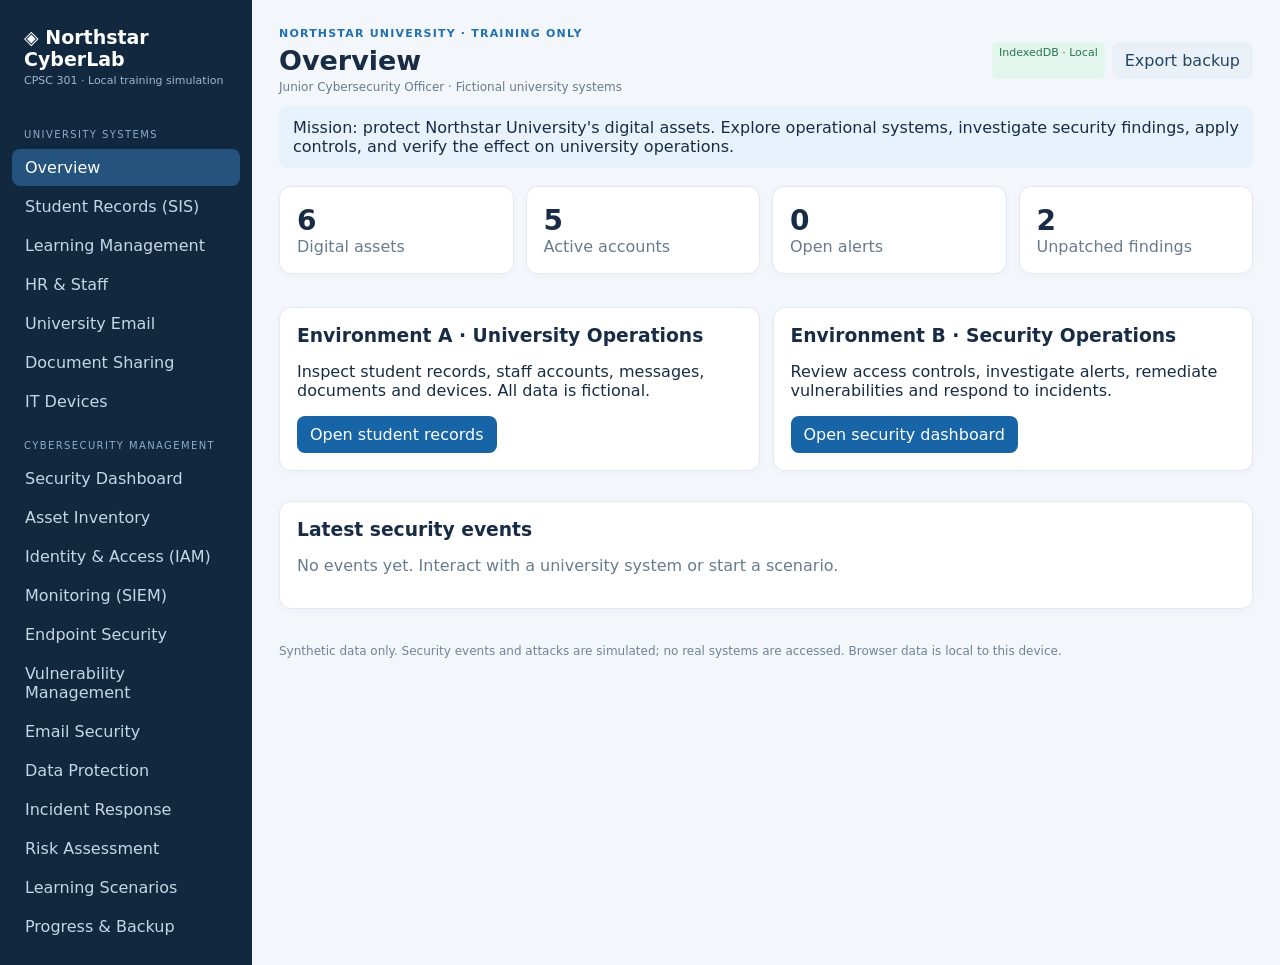
<file: index.html>
<!doctype html><html lang="en"><head><meta charset="UTF-8"><meta name="viewport" content="width=device-width,initial-scale=1"><title>Northstar CyberLab · CPSC 301</title><link rel="stylesheet" href="./styles.css"></head><body><div id="app"></div><script src="./app.js" defer></script></body></html>
</file>
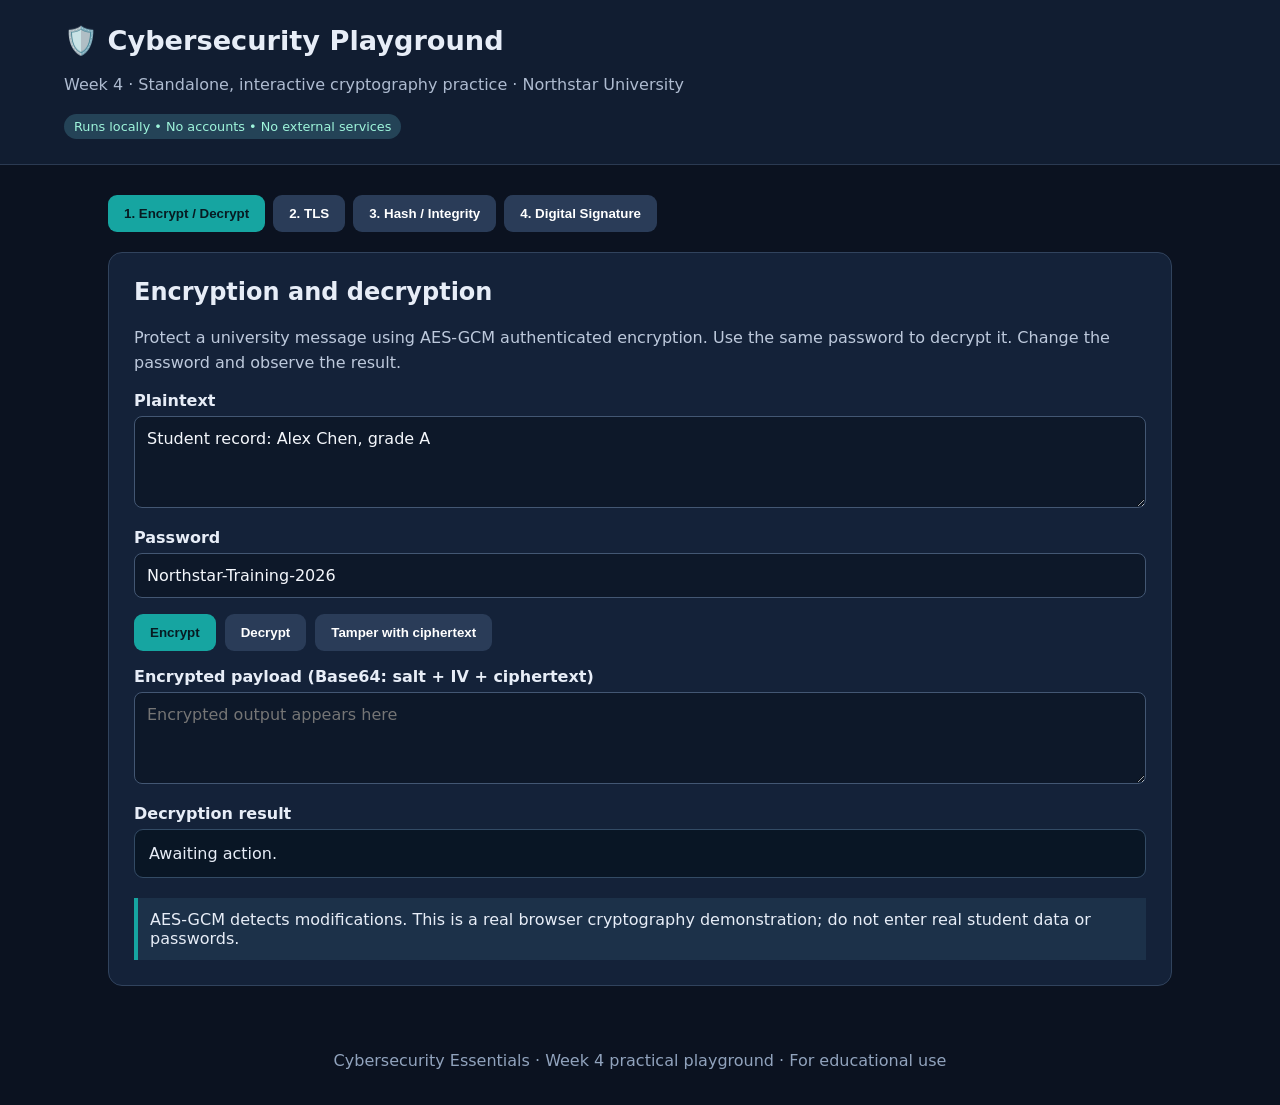
<file: crypto/index.html>
<!doctype html><html lang="en"><head><meta charset="utf-8"><meta name="viewport" content="width=device-width,initial-scale=1"><title>Cybersecurity Playground | Cryptography</title><style>
:root{font-family:Inter,system-ui,Segoe UI,sans-serif;color:#e7edf7;background:#0b1220}*{box-sizing:border-box}body{margin:0}header{padding:25px 5%;background:#111d31;border-bottom:1px solid #2b3a52}h1{margin:0;font-size:1.7rem}header p{color:#aebbd0}main{max-width:1100px;margin:30px auto;padding:0 18px}.tabs{display:flex;gap:8px;flex-wrap:wrap;margin-bottom:20px}button{cursor:pointer;border:0;border-radius:9px;padding:11px 16px;background:#2a3c58;color:#fff;font-weight:650}button:hover{background:#3b5477}button.active,.primary{background:#16a5a1;color:#071b22}.panel{display:none;background:#142239;border:1px solid #31435d;border-radius:14px;padding:25px}.panel.active{display:block}h2{margin-top:0}p,.hint{color:#bdc9dc;line-height:1.55}label{display:block;margin:16px 0 6px;font-weight:650}input,textarea,select{width:100%;background:#0d1829;border:1px solid #435773;color:#f4f7fc;padding:12px;border-radius:8px;font:inherit}textarea{min-height:92px}pre,.output{background:#091625;border:1px solid #334b65;border-radius:9px;padding:14px;white-space:pre-wrap;overflow-wrap:anywhere;min-height:48px}small{color:#a9b8cd}.row{display:grid;grid-template-columns:1fr 1fr;gap:16px}.actions{display:flex;gap:9px;flex-wrap:wrap;margin:16px 0}.badge{display:inline-block;background:#244357;color:#9ef5db;padding:5px 10px;border-radius:99px;font-size:.8rem}.note{background:#1c3149;border-left:4px solid #16a5a1;padding:12px;margin-top:20px}footer{text-align:center;color:#91a3bd;padding:35px}@media(max-width:650px){.row{grid-template-columns:1fr}}
</style></head><body><header><h1>🛡️ Cybersecurity Playground</h1><p>Week 4 · Standalone, interactive cryptography practice · Northstar University</p><span class="badge">Runs locally • No accounts • No external services</span></header><main><div class="tabs"><button class="active" data-tab="cipher">1. Encrypt / Decrypt</button><button data-tab="tls">2. TLS</button><button data-tab="hash">3. Hash / Integrity</button><button data-tab="signature">4. Digital Signature</button></div>
<section class="panel active" id="cipher"><h2>Encryption and decryption</h2><p>Protect a university message using AES-GCM authenticated encryption. Use the same password to decrypt it. Change the password and observe the result.</p><label>Plaintext</label><textarea id="plain">Student record: Alex Chen, grade A</textarea><label>Password</label><input id="pass" value="Northstar-Training-2026" type="text"><div class="actions"><button class="primary" id="encrypt">Encrypt</button><button id="decrypt">Decrypt</button><button id="tamper">Tamper with ciphertext</button></div><label>Encrypted payload (Base64: salt + IV + ciphertext)</label><textarea id="payload" placeholder="Encrypted output appears here"></textarea><label>Decryption result</label><div class="output" id="decOut">Awaiting action.</div><div class="note">AES-GCM detects modifications. This is a real browser cryptography demonstration; do not enter real student data or passwords.</div></section>
<section class="panel" id="tls"><h2>TLS connection simulator</h2><p>Explore the stages of a simplified HTTPS/TLS connection between a student browser and the Northstar University portal.</p><label>Server certificate status</label><select id="cert"><option value="valid">Trusted certificate, matching hostname</option><option value="expired">Expired certificate</option><option value="wrong">Hostname mismatch</option><option value="untrusted">Untrusted issuer</option></select><label>Connection steps</label><div class="actions"><button class="primary" id="tlsStart">Run TLS simulation</button></div><div class="output" id="tlsOut">Choose a certificate status and start.</div><div class="note">Educational model: real TLS also negotiates algorithms, verifies handshake integrity, and derives traffic keys. This module simulates decisions; it does not open a network connection.</div></section>
<section class="panel" id="hash"><h2>Hashing and integrity check</h2><p>Calculate SHA-256 for an original message, then compare it with a modified message. Even a small change should produce a different digest.</p><div class="row"><div><label>Original message</label><textarea id="original">Tuition payment approved: $1200</textarea></div><div><label>Received message</label><textarea id="received">Tuition payment approved: $1200</textarea></div></div><div class="actions"><button class="primary" id="compare">Calculate hashes and compare</button><button id="modify">Modify received message</button></div><label>Integrity check result</label><div class="output" id="hashOut">Awaiting comparison.</div><div class="note">A matching hash can detect accidental changes, but a hash alone does not authenticate the sender. For adversarial tampering, use a MAC or digital signature.</div></section>
<section class="panel" id="signature"><h2>Digital signature verification</h2><p>Generate a demonstration ECDSA key pair, sign a university notice with the private key, and verify it using the public key.</p><label>University notice</label><textarea id="notice">Northstar University: Exam schedule approved.</textarea><div class="actions"><button class="primary" id="keys">Generate key pair</button><button id="sign">Sign notice</button><button id="verify">Verify signature</button><button id="change">Alter notice</button></div><label>Public key (JWK)</label><div class="output" id="pubOut">No key generated.</div><label>Signature (Base64)</label><div class="output" id="sigOut">No signature yet.</div><label>Verification</label><div class="output" id="verifyOut">Awaiting action.</div><div class="note">ECDSA demonstrates authenticity and integrity, not confidentiality. A valid signature only establishes a trusted identity when the public key is reliably associated with the signer.</div></section></main><footer>Cybersecurity Essentials · Week 4 practical playground · For educational use</footer><script>
const $=id=>document.getElementById(id), enc=new TextEncoder(), dec=new TextDecoder();const b64=a=>btoa(String.fromCharCode(...new Uint8Array(a)));const bytes=s=>Uint8Array.from(atob(s),c=>c.charCodeAt(0));const hex=a=>[...new Uint8Array(a)].map(b=>b.toString(16).padStart(2,'0')).join('');const err=e=>e?.message||String(e);
document.querySelectorAll('[data-tab]').forEach(b=>b.onclick=()=>{document.querySelectorAll('[data-tab]').forEach(x=>x.classList.toggle('active',x===b));document.querySelectorAll('.panel').forEach(x=>x.classList.toggle('active',x.id===b.dataset.tab))});
async function keyFor(password,salt){const material=await crypto.subtle.importKey('raw',enc.encode(password),'PBKDF2',false,['deriveKey']);return crypto.subtle.deriveKey({name:'PBKDF2',salt,iterations:150000,hash:'SHA-256'},material,{name:'AES-GCM',length:256},false,['encrypt','decrypt'])}
$('encrypt').onclick=async()=>{try{const salt=crypto.getRandomValues(new Uint8Array(16)),iv=crypto.getRandomValues(new Uint8Array(12)),key=await keyFor($('pass').value,salt),ct=new Uint8Array(await crypto.subtle.encrypt({name:'AES-GCM',iv},key,enc.encode($('plain').value)));const data=new Uint8Array(28+ct.length);data.set(salt);data.set(iv,16);data.set(ct,28);$('payload').value=b64(data);$('decOut').textContent='Encrypted. Try decrypting.'}catch(e){$('decOut').textContent=err(e)}};
$('decrypt').onclick=async()=>{try{const data=bytes($('payload').value.trim());if(data.length<45)throw Error('Invalid payload');const key=await keyFor($('pass').value,data.slice(0,16));$('decOut').textContent='Decrypted: '+dec.decode(await crypto.subtle.decrypt({name:'AES-GCM',iv:data.slice(16,28)},key,data.slice(28)))}catch(e){$('decOut').textContent='Decryption failed: wrong password, modified ciphertext, or invalid payload.'}};
$('tamper').onclick=()=>{try{const data=bytes($('payload').value.trim());if(data.length<45)throw Error('Encrypt first');data[data.length-1]^=1;$('payload').value=b64(data);$('decOut').textContent='Ciphertext modified. Try decrypting.'}catch(e){$('decOut').textContent=err(e)}};
$('tlsStart').onclick=()=>{const status=$('cert').value;const steps=['1. ClientHello: browser proposes TLS capabilities.','2. ServerHello: server selects parameters and sends certificate.','3. Browser checks certificate trust, validity and hostname.'];if(status==='valid')steps.push('✓ Certificate checks pass.','4. Key agreement derives shared session secrets.','5. Encrypted, authenticated application traffic begins.','Result: secure HTTPS session established.');else steps.push('✗ Certificate check failed: '+({expired:'certificate expired',wrong:'hostname does not match',untrusted:'issuer is not trusted'}[status])+'.','Result: browser blocks or warns; do not proceed.');$('tlsOut').textContent=steps.join('\n')};
$('compare').onclick=async()=>{const a=hex(await crypto.subtle.digest('SHA-256',enc.encode($('original').value))),b=hex(await crypto.subtle.digest('SHA-256',enc.encode($('received').value)));$('hashOut').textContent='Original SHA-256:\n'+a+'\n\nReceived SHA-256:\n'+b+'\n\n'+(a===b?'✓ Match: no change detected.':'✗ Mismatch: content has changed.')};$('modify').onclick=()=>{$('received').value=$('received').value.replace('1200','9200')+' ';$('hashOut').textContent='Received text modified. Compare again.'};
let pair=null,signature=null;$('keys').onclick=async()=>{try{pair=await crypto.subtle.generateKey({name:'ECDSA',namedCurve:'P-256'},true,['sign','verify']);signature=null;$('pubOut').textContent=JSON.stringify(await crypto.subtle.exportKey('jwk',pair.publicKey),null,2);$('sigOut').textContent='Not signed.';$('verifyOut').textContent='Key pair generated. Sign the notice.'}catch(e){$('verifyOut').textContent=err(e)}};
$('sign').onclick=async()=>{if(!pair){$('verifyOut').textContent='Generate a key pair first.';return}signature=await crypto.subtle.sign({name:'ECDSA',hash:'SHA-256'},pair.privateKey,enc.encode($('notice').value));$('sigOut').textContent=b64(signature);$('verifyOut').textContent='Notice signed. Verify it.'};$('verify').onclick=async()=>{if(!pair||!signature){$('verifyOut').textContent='Generate keys and sign first.';return}const ok=await crypto.subtle.verify({name:'ECDSA',hash:'SHA-256'},pair.publicKey,signature,enc.encode($('notice').value));$('verifyOut').textContent=ok?'✓ VALID signature: content matches the signed message.':'✗ INVALID signature: notice differs from the signed content.'};$('change').onclick=()=>{$('notice').value+=' (CHANGED)';$('verifyOut').textContent='Notice altered. Verify again.'};
if(!globalThis.crypto?.subtle){document.querySelector('header p').textContent+=' · Open through HTTPS or localhost for Web Crypto support.'}
</script></body></html>
</file>
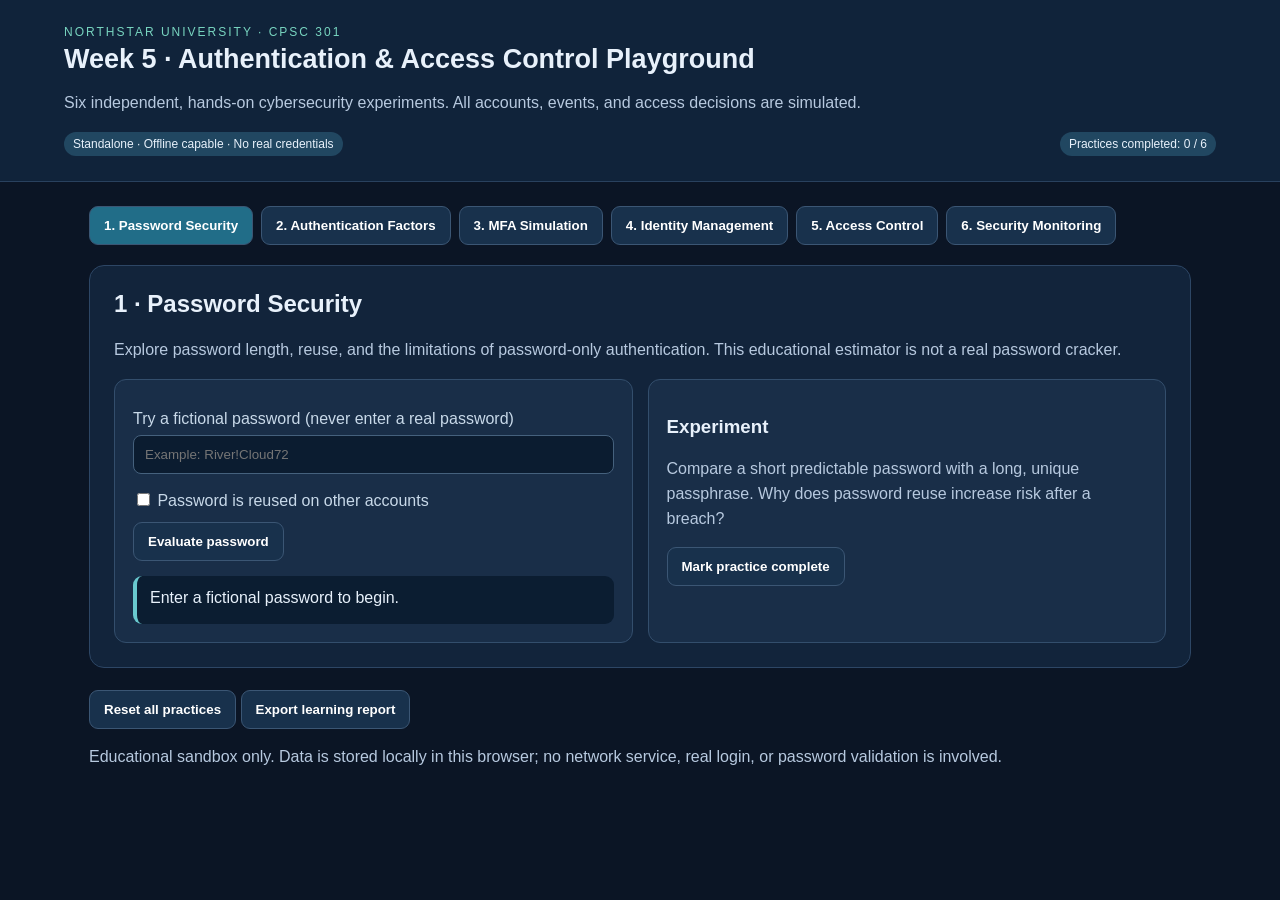
<file: pg5/index.html>
<!doctype html><html lang="en"><head><meta charset="utf-8"><meta name="viewport" content="width=device-width,initial-scale=1"><title>Northstar University | Week 5 Playground</title><style>:root{font-family:Inter,Segoe UI,Arial,sans-serif;color:#e8f1fb;background:#0b1525}*{box-sizing:border-box}body{margin:0}header{padding:25px 5%;background:#10233a;border-bottom:1px solid #29415e}h1{margin:5px 0;font-size:27px}h2{margin-top:0}p{line-height:1.55;color:#b7c9df}main{max-width:1150px;margin:auto;padding:24px}.eyebrow{color:#78d5c0;letter-spacing:2px;font-size:12px}.tabs{display:flex;gap:8px;flex-wrap:wrap;margin-bottom:20px}button{cursor:pointer;border:1px solid #3b5674;background:#18314c;color:white;padding:11px 14px;border-radius:9px;font-weight:600}button:hover,.active{background:#216d88}button:focus-visible,input:focus-visible,select:focus-visible{outline:3px solid #79c9ff}.panel{background:#12243b;border:1px solid #2d4665;border-radius:15px;padding:24px;display:none}.panel.show{display:block}.grid{display:grid;grid-template-columns:repeat(auto-fit,minmax(250px,1fr));gap:15px}.card{background:#192e48;padding:18px;border:1px solid #334e6c;border-radius:12px}.field{display:block;margin:12px 0;color:#c8d9e9}input,select{width:100%;padding:11px;border-radius:8px;background:#0b1c30;border:1px solid #45617d;color:white;margin-top:7px}input[type=checkbox]{width:auto}.result{min-height:48px;margin-top:15px;padding:13px;border-radius:9px;background:#0b1d31;border-left:4px solid #69c9cf;white-space:pre-wrap}.good{border-left-color:#49c891}.bad{border-left-color:#ff8b86}table{border-collapse:collapse;width:100%}td,th{padding:10px;text-align:left;border-bottom:1px solid #3b526d}small{color:#9eb7d1}.footer{margin-top:22px;color:#9fb3ca}.pill{display:inline-block;background:#214761;padding:5px 9px;border-radius:20px;font-size:12px}#score{float:right}@media(max-width:600px){header{padding:20px}main{padding:12px}.panel{padding:15px}#score{float:none;display:block;margin-top:10px}}</style></head><body><header><div class="eyebrow">NORTHSTAR UNIVERSITY · CPSC 301</div><h1>Week 5 · Authentication & Access Control Playground</h1><p>Six independent, hands-on cybersecurity experiments. All accounts, events, and access decisions are simulated.</p><span class="pill">Standalone · Offline capable · No real credentials</span><span id="score" class="pill">Practices completed: 0 / 6</span></header><main><nav class="tabs" id="tabs" aria-label="Playground practices"></nav>
<section class="panel show" id="p0"><h2>1 · Password Security</h2><p>Explore password length, reuse, and the limitations of password-only authentication. This educational estimator is not a real password cracker.</p><div class="grid"><div class="card"><label class="field">Try a fictional password (never enter a real password)<input id="pw" type="text" autocomplete="off" placeholder="Example: River!Cloud72"></label><label class="field"><input type="checkbox" id="reuse"> Password is reused on other accounts</label><button onclick="passwordTest()">Evaluate password</button><div id="pwout" class="result" aria-live="polite">Enter a fictional password to begin.</div></div><div class="card"><h3>Experiment</h3><p>Compare a short predictable password with a long, unique passphrase. Why does password reuse increase risk after a breach?</p><button onclick="complete(0)">Mark practice complete</button></div></div></section>
<section class="panel" id="p1"><h2>2 · Authentication Factors</h2><p>Identify something you know, have, or are. Two methods from the same factor do not necessarily constitute multi-factor authentication.</p><div class="grid"><div class="card"><label class="field">First method<select id="factor1"><option value="know">Password</option><option value="know">PIN</option><option value="have">Security key</option><option value="have">Authenticator app on a registered device</option><option value="are">Fingerprint</option></select></label><label class="field">Second method<select id="factor2"><option value="know">PIN</option><option value="have">Security key</option><option value="have">Authenticator app on a registered device</option><option value="are">Fingerprint</option><option value="know">Password</option></select></label><button onclick="factorTest()">Check factors</button><div id="factorout" class="result" aria-live="polite"></div></div><div class="card"><h3>Challenge</h3><p>Compare password + PIN with password + security key. Why is a passkey different from a traditional password?</p><small>Note: Real-world MFA classification depends on the implementation and independent verification of factors.</small><p><button onclick="complete(1)">Mark practice complete</button></p></div></div></section>
<section class="panel" id="p2"><h2>3 · MFA Login Simulation</h2><p>Simulate a sign-in and investigate an unexpected push notification. Never approve a request you did not initiate.</p><div class="grid"><div class="card"><label class="field">Login attempt<select id="attempt"><option value="legit">I just signed in from my usual device</option><option value="attack">Unexpected MFA prompt while I am not signing in</option><option value="new">I am signing in from a new device</option></select></label><label class="field">Your action<select id="mfaaction"><option value="approve">Approve request</option><option value="reject">Reject request and report suspicious activity</option><option value="verify">Verify the sign-in through a trusted channel first</option></select></label><button onclick="mfaTest()">Submit decision</button><div id="mfaout" class="result" aria-live="polite"></div></div><div class="card"><h3>Security insight</h3><p>MFA adds protection against stolen passwords, but social engineering, session theft, and MFA fatigue can still create risks.</p><button onclick="complete(2)">Mark practice complete</button></div></div></section>
<section class="panel" id="p3"><h2>4 · Identity Management</h2><p>Manage fictional university accounts through their lifecycle. Changes here affect the access-control experiment.</p><div class="grid"><div class="card"><label class="field">University account<select id="account"></select></label><label class="field">Role<select id="newrole"><option value="student">Student</option><option value="instructor">Instructor</option><option value="registrar">Registrar</option><option value="it">IT Administrator</option></select></label><button onclick="updateRole()">Assign role</button> <button onclick="toggleAccount()">Enable / Disable</button><div id="iamout" class="result" aria-live="polite"></div></div><div class="card"><h3>Account directory</h3><div id="directory"></div><p><small>Consider least privilege and prompt deprovisioning when a staff member leaves.</small></p><button onclick="complete(3)">Mark practice complete</button></div></div></section>
<section class="panel" id="p4"><h2>5 · Authorization & Least Privilege</h2><p>Test role-based access control (RBAC). Being authenticated does not mean a user may access every resource.</p><div class="grid"><div class="card"><label class="field">User<select id="accessuser"></select></label><label class="field">Resource<select id="resource"><option value="own">Own student profile</option><option value="course">Assigned course roster</option><option value="records">Registrar student records</option><option value="admin">Account administration</option></select></label><button onclick="accessTest()">Test access</button><div id="accessout" class="result" aria-live="polite"></div></div><div class="card"><h3>Role-based permissions</h3><table><tr><th>Role</th><th>Allowed resources</th></tr><tr><td>Student</td><td>Own profile</td></tr><tr><td>Instructor</td><td>Assigned roster</td></tr><tr><td>Registrar</td><td>Registrar records</td></tr><tr><td>IT Admin</td><td>Account administration</td></tr></table><p><small>Real access policies also check record ownership, course assignment, and other context.</small></p><button onclick="complete(4)">Mark practice complete</button></div></div></section>
<section class="panel" id="p5"><h2>6 · Authentication Monitoring</h2><p>Inspect simulated audit events produced by the other experiments, then evaluate a suspicious sign-in pattern.</p><div class="grid"><div class="card"><label class="field">Investigate incident<select id="incident"><option value="brute">Repeated failed logins followed by a success</option><option value="mfa">Unexpected MFA approvals</option><option value="offboard">Former employee account remains enabled</option></select></label><label class="field">Recommended response<select id="response"><option value="ignore">Ignore because the user eventually logged in</option><option value="investigate">Investigate, contain access as appropriate, and verify identity</option><option value="all">Give every employee administrator access</option></select></label><button onclick="investigate()">Evaluate response</button><div id="logout" class="result" aria-live="polite"></div></div><div class="card"><h3>Simulated audit trail</h3><div id="events" style="max-height:270px;overflow:auto"></div><p><button onclick="complete(5)">Mark practice complete</button></p></div></div></section>
<div class="footer"><button onclick="resetAll()">Reset all practices</button> <button onclick="downloadReport()">Export learning report</button><p>Educational sandbox only. Data is stored locally in this browser; no network service, real login, or password validation is involved.</p></div></main><script>
const names=['Password Security','Authentication Factors','MFA Simulation','Identity Management','Access Control','Security Monitoring'];const initial=[{id:'alex',name:'Alex · Student',role:'student',enabled:true},{id:'taylor',name:'Taylor · Instructor',role:'instructor',enabled:true},{id:'morgan',name:'Morgan · Registrar',role:'registrar',enabled:true},{id:'sam',name:'Sam · IT Admin',role:'it',enabled:true},{id:'lee',name:'Lee · Former Employee',role:'instructor',enabled:true}];let state;try{state=JSON.parse(localStorage.getItem('northstar_w5_playground'))}catch(e){}if(!state||!Array.isArray(state.accounts))state={accounts:structuredClone(initial),done:[],events:[]};function save(){localStorage.setItem('northstar_w5_playground',JSON.stringify(state));document.getElementById('score').textContent='Practices completed: '+state.done.length+' / 6'}function log(s){state.events.unshift(new Date().toLocaleString()+' · '+s);state.events=state.events.slice(0,30);save();renderEvents()}function show(i){document.querySelectorAll('.panel').forEach((p,j)=>p.classList.toggle('show',j===i));document.querySelectorAll('.tabs button').forEach((b,j)=>{b.classList.toggle('active',j===i);b.setAttribute('aria-current',j===i?'page':'false')})}const nav=document.getElementById('tabs');names.forEach((n,i)=>{let b=document.createElement('button');b.textContent=(i+1)+'. '+n;b.onclick=()=>show(i);nav.appendChild(b)});function out(id,msg,good){let el=document.getElementById(id);el.textContent=msg;el.className='result '+(good?'good':'bad')}function complete(i){if(!state.done.includes(i))state.done.push(i);save();alert('Practice '+(i+1)+' marked complete.')}function passwordTest(){let p=document.getElementById('pw').value;let reuse=document.getElementById('reuse').checked;let issues=[];if(p.length<12)issues.push('Shorter than the recommended 12+ character starting point for this exercise');if(/^(password|123456|qwerty|admin)/i.test(p))issues.push('Predictable common pattern');if(reuse)issues.push('Reused password creates credential-stuffing risk');let ok=!issues.length;out('pwout',(ok?'Good exercise choice: long and not marked reused.':'Improve this fictional password:\n• '+issues.join('\n• '))+'\nLength: '+p.length+' characters. This is a teaching heuristic, not a guarantee of strength.',ok);log('Password policy evaluated (password not stored)')}function factorTest(){let a=document.getElementById('factor1').value,b=document.getElementById('factor2').value;out('factorout',a===b?'Same factor category: not two independent factor categories.':'Two different factor categories selected. This can support MFA if both are independently verified.',a!==b);log('Authentication factors compared')}function mfaTest(){let a=document.getElementById('attempt').value,b=document.getElementById('mfaaction').value;let good=a==='attack'?b==='reject':b==='verify'||(a==='legit'&&b==='approve');out('mfaout',a==='attack'?(good?'Correct: reject and report the unexpected request.':'Unsafe: never approve an unexpected MFA request.'):(good?'Reasonable decision. Verify the origin of the request and device before proceeding.':'A request you initiated may be legitimate, but check its details; avoid automatic approvals.'),good);log('MFA scenario: '+a+' / action: '+b)}function selected(){return state.accounts.find(x=>x.id===document.getElementById('account').value)}function renderAccounts(){let opts=state.accounts.map(a=>'<option value="'+a.id+'">'+a.name+'</option>').join('');for(let id of ['account','accessuser']){let el=document.getElementById(id),old=el.value;el.innerHTML=opts;if(state.accounts.some(a=>a.id===old))el.value=old}document.getElementById('directory').innerHTML=state.accounts.map(a=>'<p><strong>'+a.name+'</strong> · '+a.role+' · '+(a.enabled?'Enabled':'Disabled')+'</p>').join('')}function updateRole(){let a=selected();a.role=document.getElementById('newrole').value;out('iamout',a.name+' assigned role '+a.role+'. Check whether this is the minimum necessary privilege.',true);log('Role updated for '+a.id+' to '+a.role);renderAccounts()}function toggleAccount(){let a=selected();a.enabled=!a.enabled;out('iamout',a.name+' is now '+(a.enabled?'enabled':'disabled')+'.',!a.enabled);log('Account '+a.id+' '+(a.enabled?'enabled':'disabled'));renderAccounts()}function accessTest(){let a=state.accounts.find(x=>x.id===document.getElementById('accessuser').value),r=document.getElementById('resource').value,policy={student:'own',instructor:'course',registrar:'records',it:'admin'};let ok=a.enabled&&policy[a.role]===r;out('accessout',(ok?'ACCESS GRANTED':'ACCESS DENIED')+'\nUser: '+a.name+'\nRole: '+a.role+'\nAccount: '+(a.enabled?'enabled':'disabled')+'\nReason: '+(!a.enabled?'Account disabled':ok?'Role has this resource permission':'Role lacks this resource permission'),ok);log('Access '+(ok?'granted':'denied')+' for '+a.id+' to '+r)}function investigate(){let good=document.getElementById('response').value==='investigate';out('logout',good?'Appropriate: investigate log evidence, confirm account ownership, and contain risk proportionately.':'Not recommended. Suspicious authentication patterns require investigation, not blanket access or dismissal.',good);log('Incident investigation completed: '+document.getElementById('incident').value)}function renderEvents(){document.getElementById('events').textContent=state.events.length?state.events.join('\n\n'):'No activity yet. Run other experiments to generate events.';document.getElementById('events').style.whiteSpace='pre-wrap'}function resetAll(){if(!confirm('Reset all simulated accounts, logs and progress?'))return;state={accounts:structuredClone(initial),done:[],events:[]};save();renderAccounts();renderEvents();show(0)}function downloadReport(){let text='Northstar University Week 5 Playground\nCompleted: '+state.done.map(i=>names[i]).join(', ')+'\n\nAudit events:\n'+state.events.join('\n');let a=document.createElement('a');a.href=URL.createObjectURL(new Blob([text],{type:'text/plain'}));a.download='northstar-week5-learning-report.txt';a.click();setTimeout(()=>URL.revokeObjectURL(a.href),1000)}renderAccounts();renderEvents();save();show(0);
</script></body></html>
</file>
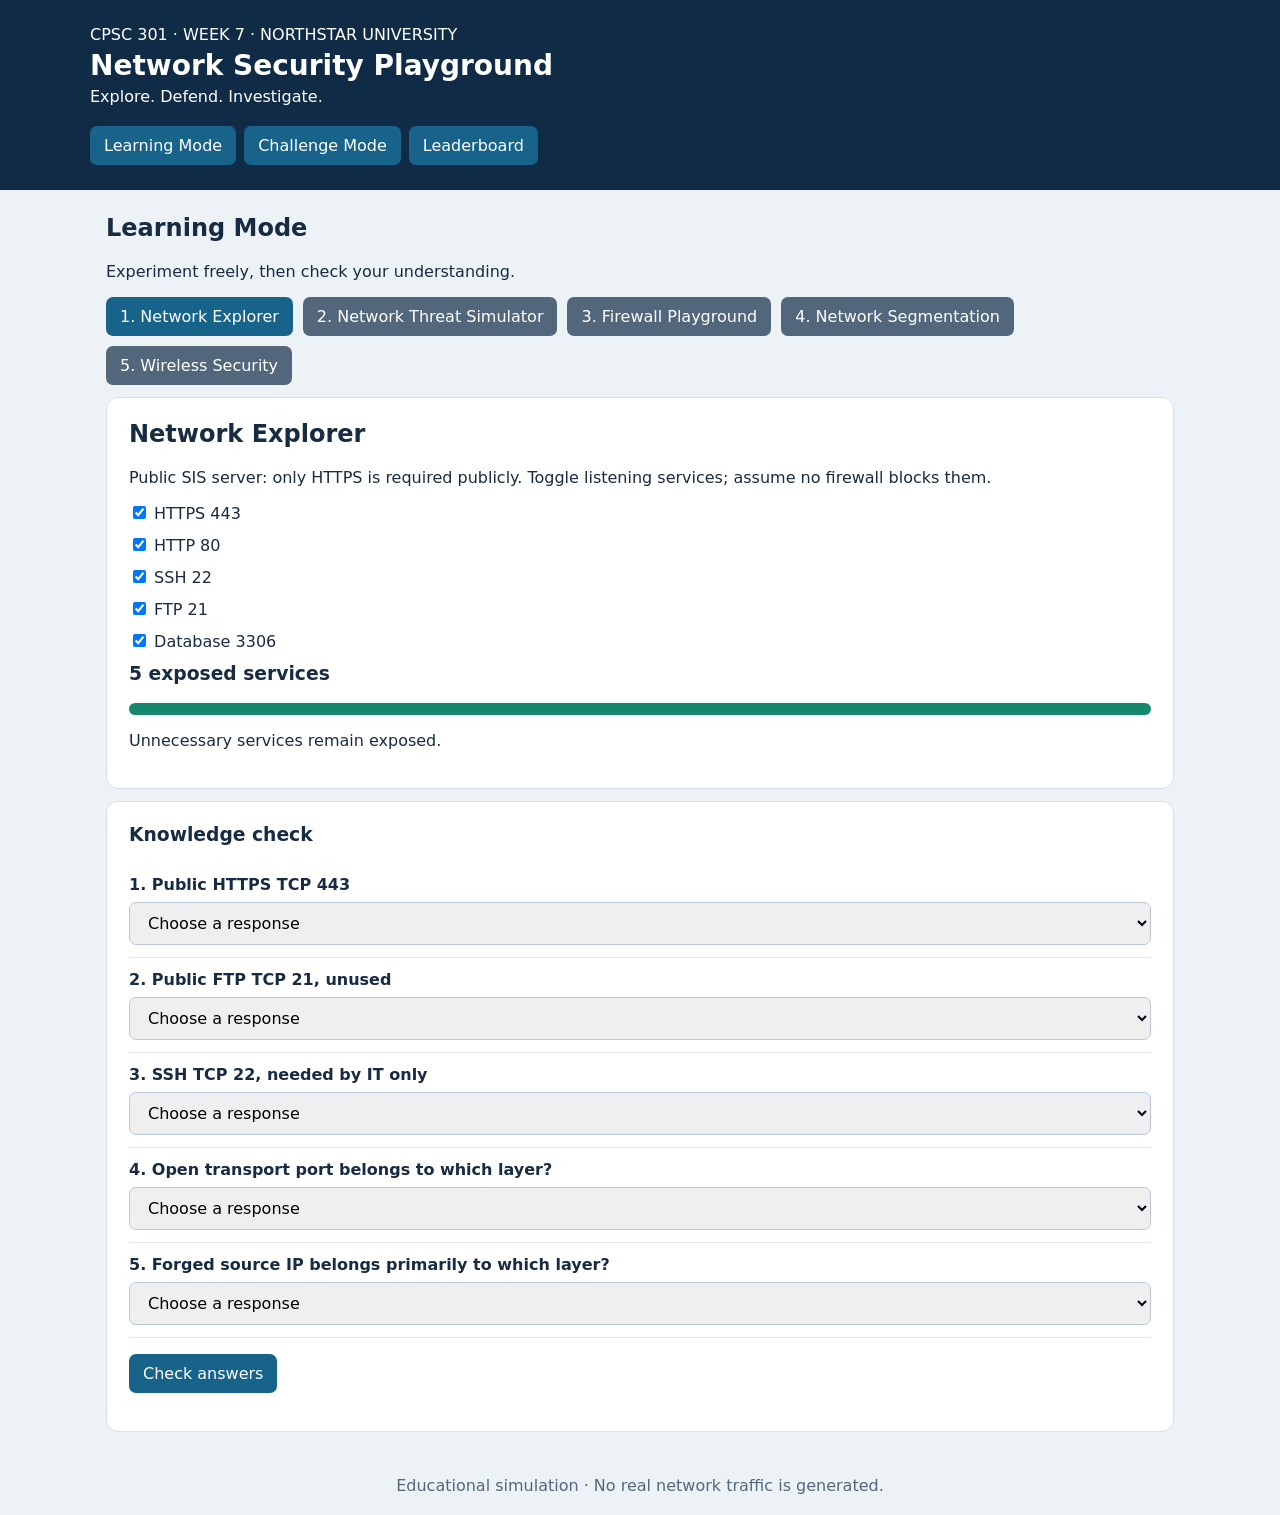
<file: v81/index.html>
<!doctype html><html lang="en"><meta charset="utf-8"><meta name="viewport" content="width=device-width,initial-scale=1"><title>Northstar Network Security Playground</title><style>
*{box-sizing:border-box}body{margin:0;background:#edf2f7;color:#172b42;font:16px system-ui}header{background:#102b46;color:white;padding:25px max(20px,calc((100vw - 1100px)/2))}header h1{margin:5px 0;font-size:28px}nav{display:flex;gap:8px;flex-wrap:wrap;margin-top:20px}button,select,input{font:inherit;padding:10px 14px;border:1px solid #b9c8d7;border-radius:7px}button{background:#17638a;color:white;cursor:pointer;border:0}button:hover{background:#104969}button:disabled{opacity:.45;cursor:default}main{max-width:1100px;margin:24px auto;padding:0 16px}.card{background:white;border:1px solid #d5e0ea;border-radius:12px;padding:22px;margin:12px 0}.grid{display:grid;grid-template-columns:repeat(auto-fit,minmax(240px,1fr));gap:12px}.muted{color:#52677c}.good{color:#08734c}.bad{color:#b52d35}label{display:block;margin:12px 0}input[type=text]{width:100%}table{border-collapse:collapse;width:100%}td,th{text-align:left;padding:12px;border-bottom:1px solid #d5e0ea}select{max-width:100%}.scroll{overflow:auto}.bar{height:12px;background:#dce6ee;border-radius:9px;overflow:hidden}.bar div{height:100%;background:#16866d}h2,h3{margin-top:0}.tag{font-size:13px;color:#52677c}pre{white-space:pre-wrap;background:#edf2f7;padding:12px}button.secondary{background:#52677c}footer{text-align:center;padding:20px;color:#52677c}svg{width:100%;max-height:260px} .row{display:flex;gap:10px;flex-wrap:wrap;align-items:center}.question{padding:12px 0;border-bottom:1px solid #e0e7ef}.question select{display:block;margin-top:8px;width:100%}</style><header><div>CPSC 301 · WEEK 7 · NORTHSTAR UNIVERSITY</div><h1>Network Security Playground</h1><div>Explore. Defend. Investigate.</div><nav><button onclick="show('learn')">Learning Mode</button><button onclick="show('game')">Challenge Mode</button><button onclick="show('board')">Leaderboard</button></nav></header><main id="app"></main><footer>Educational simulation · No real network traffic is generated.</footer><script>
const $=id=>document.getElementById(id), app=$('app'), esc=s=>String(s).replace(/[&<>"']/g,c=>({'&':'&amp;','<':'&lt;','>':'&gt;','"':'&quot;',"'":'&#39;'}[c]));
function load(k,d){try{return JSON.parse(localStorage.getItem(k))??d}catch{return d}}function save(k,v){try{localStorage.setItem(k,JSON.stringify(v))}catch{alert('Browser storage unavailable. Export your results before closing.')}}
const q=(prompt,options,answer,why)=>({prompt,options,answer,why});
const missions=[
{title:'Discover the Attack Surface',max:150,brief:'The public SIS web server needs HTTPS only. Review its services and network layers.',qs:[q('Public HTTPS TCP 443','Keep public|Disable|Expose database',0,'HTTPS is required for SIS access.'),q('Public FTP TCP 21, unused','Keep public|Disable|Replace with HTTP',1,'Unused services increase exposure.'),q('SSH TCP 22, needed by IT only','Keep public|Restrict to IT network|Disable all administration',1,'Restrict management access.'),q('Open transport port belongs to which layer?','Application|Transport|Link',1,'TCP and UDP ports are transport endpoints.'),q('Forged source IP belongs primarily to which layer?','Network|Application|Physical',0,'IP addressing is a network-layer function.')]},
{title:'Investigate Network Threats',max:150,brief:'Review incident reports from the university and identify the threats.',qs:[q('Unencrypted credentials are observed in transit.','DDoS|Eavesdropping|Patching',1,'Interception threatens confidentiality.'),q('Thousands of distributed devices overwhelm SIS.','DDoS|Spoofing|Encryption',0,'Distributed traffic can exhaust availability.'),q('A forged network identity is detected.','Segmentation|Spoofing|Patching',1,'Spoofing impersonates a trusted identity.'),q('Malware moves from a compromised laptop to a server.','Lateral movement|TLS|Default deny',0,'Reachable systems may enable lateral movement.'),q('Primary CIA objective affected by DDoS?','Integrity|Confidentiality|Availability',2,'DDoS disrupts legitimate access.')]},
{title:'Defend the Network',max:200,brief:'Allow public SIS HTTPS, SIS-to-database TCP 3306 and IT-only SSH. Deny other traffic.',qs:[q('Internet → SIS · TCP 443','Allow|Deny',0,'Required public service.'),q('Guest → Database · TCP 3306','Allow|Deny',1,'Guest access is not required.'),q('SIS → Database · TCP 3306','Allow|Deny',0,'Required application dependency.'),q('Internet → Linux · TCP 22','Allow|Deny',1,'Public administration is unnecessary.'),q('IT network → Linux · TCP 22','Allow|Deny',0,'Authorized administration is required.')]},
{title:'Contain the Infection',max:200,brief:'A guest laptop is compromised. Separate trust zones and restrict communication.',qs:[q('Guest laptop placement','Database zone|Guest zone|Staff zone',1,'Untrusted devices need an isolated zone.'),q('Student records database placement','Guest zone|Public internet|Database zone',2,'Sensitive data needs a restricted zone.'),q('Guest → Staff traffic','Allow all|Deny by default',1,'Block unnecessary cross-zone paths.'),q('SIS → Database required service','Block all|Allow only required port|Allow all ports',1,'Maintain operations with least privilege.'),q('Control incoming traffic on an individual server','Host firewall|Open Wi-Fi|DNS only',0,'Host firewalls protect individual systems.')]},
{title:'Secure Wireless Access',max:150,brief:'The campus router uses WEP, default credentials and outdated firmware.',qs:[q('Choose wireless protection (all devices support WPA3).','WEP|Open|WPA3',2,'WPA3 is preferred when supported.'),q('Default router administrator credentials','Keep|Replace with strong unique credentials',1,'Defaults are predictable.'),q('Guest wireless access','Share staff network|Isolate guests',1,'Separation limits internal access.'),q('Firmware update available','Install supported update|Ignore',0,'Patching reduces known vulnerabilities.'),q('Unknown Office_Free SSID imitates verified Office network','Connect automatically|Verify with IT before connecting',1,'Similar names may indicate rogue access points.')]},
{title:'Respond to the Incident',max:150,brief:'Firewall log: 09:00 Student→SIS 443 ALLOW; 09:02 Guest→DB 3306 DENY; 09:03 Guest→Linux 22 DENY; 09:05 SIS→DB 3306 ALLOW.',qs:[q('Which pattern requires investigation?','Student HTTPS|Repeated guest attempts to internal services|SIS database connection',1,'Repeated denied attempts may indicate reconnaissance.'),q('Does a denied connection prove compromise?','Yes|No',1,'A denied attempt is not proof of compromise.'),q('Best next action','Delete logs|Review correlated logs and investigate guest device|Disable all university services',1,'Correlate evidence before responding.'),q('A firewall permits malicious HTTPS content. What helps?','Patching and endpoint security|Disable logging|Open more ports',0,'Filtering alone is insufficient.'),q('What should be monitored?','Only passwords|Firewall logs, traffic patterns and alerts|Nothing after patching',1,'Monitoring helps detect abnormal activity.')]}
];missions.forEach(m=>m.qs.forEach(x=>x.options=x.options.split('|')));
let game=load('northstar-game-v1',null), board=load('northstar-board-v1',[]), page='learn', lab=0;function show(p){page=p;({learn:learn,game:renderGame,board:renderBoard}[p])()}
function questionHTML(m,prefix){return m.qs.map((x,i)=>`<div class="question"><strong>${i+1}. ${esc(x.prompt)}</strong><select id="${prefix}${i}"><option value="">Choose a response</option>${x.options.map((o,j)=>`<option value="${j}">${esc(o)}</option>`).join('')}</select></div>`).join('')}
function evaluate(m,prefix){return m.qs.map((x,i)=>$(prefix+i).value===''?-1:Number($(prefix+i).value))}function feedback(m,a){return m.qs.map((x,i)=>`<p class="${a[i]===x.answer?'good':'bad'}">${i+1}. ${a[i]===x.answer?'Correct':'Expected: '+esc(x.options[x.answer])} — ${esc(x.why)}</p>`).join('')}
const labs=['Network Explorer','Network Threat Simulator','Firewall Playground','Network Segmentation','Wireless Security'];
function learn(){app.innerHTML=`<h2>Learning Mode</h2><p>Experiment freely, then check your understanding.</p><div class="row">${labs.map((n,i)=>`<button class="${i===lab?'':'secondary'}" onclick="lab=${i};learn()">${i+1}. ${n}</button>`).join('')}</div><section class="card"><h2>${labs[lab]}</h2><div id="experiment"></div></section><section class="card"><h3>Knowledge check</h3>${questionHTML(missions[lab],'l')}<p><button onclick="$('learnFeedback').innerHTML=feedback(missions[lab],evaluate(missions[lab],'l'))">Check answers</button></p><div id="learnFeedback" aria-live="polite"></div></section>`;experiment()}
function experiment(){let e=$('experiment');if(lab===0){e.innerHTML='<p>Public SIS server: only HTTPS is required publicly. Toggle listening services; assume no firewall blocks them.</p>'+['HTTPS 443','HTTP 80','SSH 22','FTP 21','Database 3306'].map((s,i)=>`<label><input type="checkbox" checked id="port${i}" onchange="portCheck()"> ${s}</label>`).join('')+'<div id="expResult"></div>';portCheck()}if(lab===1){e.innerHTML='<p>Compare intercepted application data and availability under simulated threats.</p><label>Protocol <select id="proto" onchange="threatCheck()"><option>HTTP</option><option>HTTPS</option></select></label><label>Traffic <select id="traffic" onchange="threatCheck()"><option>Normal</option><option>Distributed overload</option></select></label><div id="expResult"></div>';threatCheck()}if(lab===2){e.innerHTML='<p>Create ordered rules. First matching rule wins; unmatched traffic is denied.</p><div class="row"><select id="src"><option>Internet</option><option>Guest</option><option>SIS</option><option>IT</option></select><select id="dst"><option>SIS</option><option>Database</option><option>Linux</option></select><select id="svc"><option>443</option><option>3306</option><option>22</option></select><select id="act"><option>Allow</option><option>Deny</option></select><button onclick="addRule()">Add rule</button><button onclick="testRule()">Test traffic</button></div><div id="ruleList"></div><div id="expResult"></div>';rules=[];drawRules()}if(lab===3){e.innerHTML='<p>Assume all four devices are vulnerable to the simulated malware. Compare unrestricted and isolated guest access.</p><label><input type="checkbox" id="seg" onchange="segCheck()"> Isolate guest zone with firewall</label><button onclick="infect=true;segCheck()">Simulate infection</button> <button class="secondary" onclick="infect=false;segCheck()">Reset</button><div id="expResult"></div>';infect=false;segCheck()}if(lab===4){e.innerHTML='<label>Wi-Fi protocol <select id="wifi" onchange="wifiCheck()"><option>Open</option><option>WEP</option><option>WPA2-AES</option><option>WPA3</option></select></label>'+['Strong credentials','Isolated guest network','Changed admin credentials','Disable unnecessary remote administration','Updated firmware'].map((s,i)=>`<label><input type="checkbox" id="w${i}" onchange="wifiCheck()"> ${s}</label>`).join('')+'<div id="expResult"></div>';wifiCheck()}}
function portCheck(){let n=Array.from({length:5},(_,i)=>$('port'+i).checked).filter(Boolean).length;$('expResult').innerHTML=`<h3>${n} exposed services</h3><div class="bar"><div style="width:${n*20}%"></div></div><p>${!$('port0').checked?'Required HTTPS is unavailable.':n===1?'Only required HTTPS remains exposed.':'Unnecessary services remain exposed.'}</p>`}function threatCheck(){$('expResult').innerHTML=`<pre>${$('proto').value==='HTTP'?'Observed: username=demo; password=example':'Observed: encrypted application data (simulated)'}</pre><p>Availability: ${$('traffic').value==='Normal'?'Normal':'Degraded by simulated DDoS'}.</p><p>TLS protects data in transit, not service capacity.</p>`}let rules=[],infect=false;function tuple(){return ['src','dst','svc'].map(x=>$(x).value)}function addRule(){rules.push([...tuple(),$('act').value]);drawRules()}function drawRules(){$('ruleList').innerHTML=rules.map((r,i)=>`<p>${i+1}. ${r.join(' → ')} <button class="secondary" onclick="rules.splice(${i},1);drawRules()">Remove</button></p>`).join('')+'<p>Default: deny</p>'}function testRule(){let t=tuple(),r=rules.find(r=>t.every((v,i)=>r[i]===v));$('expResult').textContent=t.join(' → ')+' : '+(r?r[3]:'Deny (default)')}function segCheck(){let s=$('seg').checked;$('expResult').innerHTML=`<div class="grid">${['Guest laptop','Staff PC','SIS server','Database'].map((n,i)=>`<div class="card"><strong>${n}</strong><p class="${infect&&(!s||i===0)?'bad':'good'}">${infect&&(!s||i===0)?'Compromised':'Unaffected'}</p><small>${s?'Separate zone':'Shared network'}</small></div>`).join('')}</div><p>${infect?(s?'1 of 4 compromised in this model.':'4 of 4 compromised in this model.'):'Ready to simulate.'}</p>`}function wifiCheck(){let n=Number(['WPA2-AES','WPA3'].includes($('wifi').value))+Array.from({length:5},(_,i)=>$('w'+i).checked).filter(Boolean).length;$('expResult').innerHTML=`<h3>${n}/6 baseline controls satisfied</h3><div class="bar"><div style="width:${n/6*100}%"></div></div>`}
function persist(){save('northstar-game-v1',game)}function elapsed(){return Math.max(0,Math.floor(((game.end||Date.now())-game.start)/1000))}function duration(s){return Math.floor(s/60)+'m '+s%60+'s'}function total(g){return g.results.reduce((a,r)=>a+r.score,0)}function renderGame(){if(!game){app.innerHTML='<h2>Challenge Mode</h2><section class="card"><h3>Register your team</h3><p>Complete six missions together. Each mission permits one scored submission. A hint costs 10 points. Time breaks ties; no time penalty.</p><label>Team name<input id="team" type="text" maxlength="80"></label><label>Members (comma separated)<input id="members" type="text" maxlength="300"></label><button onclick="startGame()">Start challenge</button></section>';return}let i=game.results.length,m=missions[i];app.innerHTML=`<h2>Operation: Secure Northstar</h2><div class="card"><h3>${esc(game.team)}</h3><p>${esc(game.members)}</p><div class="grid"><div><small>Team score</small><h2>${total(game)} / 1000</h2></div><div><small>Missions completed</small><h2>${i} / 6</h2></div><div><small>Elapsed time</small><h2 id="clock">${duration(elapsed())}</h2></div></div><div class="bar"><div style="width:${i/6*100}%"></div></div></div><div class="card">${missions.map((x,j)=>`<p>${j+1}. ${x.title} — ${j<i?game.results[j].score+'/'+x.max:j===i?'Active':'Locked'}</p>`).join('')}</div>`;if(m){app.innerHTML+=`<section class="card"><h2>Mission ${i+1}: ${m.title}</h2><p>${m.brief}</p><p>Maximum ${m.max} points</p>${questionHTML(m,'g')}<p><button class="secondary" onclick="hint()" ${game.hints[i]?'disabled':''}>Request hint (−10)</button> <button onclick="submitMission()">Submit team decisions</button></p><div id="hintText">${game.hints[i]?esc(m.qs[0].why):''}</div></section>`;m.qs.forEach((_,j)=>{let el=$('g'+j);el.value=game.draft?.[j]??'';el.onchange=()=>{game.draft=m.qs.map((_,k)=>$('g'+k).value);persist()}})}else{app.innerHTML+='<section class="card"><h2>Challenge completed</h2><p>Export your team result and send it to your instructor for leaderboard import.</p><button onclick="exportTeam()">Export Team Result (JSON)</button> <button onclick="print()" class="secondary">Print report</button></section>'}if(i){let last=game.results[i-1];app.innerHTML+=`<section class="card"><h3>Previous mission feedback</h3>${feedback(missions[i-1],last.answers)}<p>Hint penalty: ${last.hint?10:0}</p></section>`}app.innerHTML+='<button class="secondary" onclick="if(confirm(\'Erase current team progress? Export completed results first.\')){game=null;persist();renderGame()}">Start a new team / reset</button>'}
function startGame(){let team=$('team').value.trim(),members=$('members').value.trim();if(!team||!members){alert('Enter team name and members.');return}game={version:1,id:globalThis.crypto?.randomUUID?.()||String(Date.now())+'-'+Math.random(),team,members,start:Date.now(),end:null,results:[],hints:{},draft:[]};persist();renderGame()}function hint(){let i=game.results.length;if(game.hints[i])return;game.hints[i]=true;persist();$('hintText').textContent=missions[i].qs[0].why;document.querySelector('button[onclick="hint()"]').disabled=true}function score(m,a,h){return Math.max(0,a.reduce((n,v,i)=>n+(v===m.qs[i].answer?m.max/m.qs.length:0),0)-(h?10:0))}function submitMission(){let i=game.results.length,m=missions[i],a=evaluate(m,'g');if(a.includes(-1)){alert('Answer all questions before submitting.');return}if(!confirm('Submit this mission? Scored answers cannot be changed.'))return;let h=!!game.hints[i];game.results.push({answers:a,hint:h,score:score(m,a,h)});game.draft=[];if(game.results.length===6)game.end=Date.now();persist();renderGame()}function download(name,content,type){let url=URL.createObjectURL(new Blob([content],{type})),a=document.createElement('a');a.href=url;a.download=name;a.click();setTimeout(()=>URL.revokeObjectURL(url),1000)}function exportTeam(){if(game.results.length!==6)return;download('northstar-'+game.team.replace(/[^a-z0-9_-]/gi,'_')+'.json',JSON.stringify({format:'northstar-week7-v1',id:game.id,team:game.team,members:game.members,seconds:elapsed(),results:game.results},null,2),'application/json')}
function validate(x){if(!x||x.format!=='northstar-week7-v1'||typeof x.id!=='string'||typeof x.team!=='string'||!x.team.trim()||x.team.length>80||typeof x.members!=='string'||x.members.length>300||!Number.isSafeInteger(x.seconds)||x.seconds<0||!Array.isArray(x.results)||x.results.length!==6)throw Error('Invalid result format');let results=x.results.map((r,i)=>{let m=missions[i];if(!r||typeof r.hint!=='boolean'||!Array.isArray(r.answers)||r.answers.length!==m.qs.length||!r.answers.every((v,j)=>Number.isInteger(v)&&v>=0&&v<m.qs[j].options.length))throw Error('Invalid mission answers');return {answers:r.answers,hint:r.hint,score:score(m,r.answers,r.hint)}});return {id:x.id,team:x.team,members:x.members,seconds:x.seconds,results}}
function ranked(){return [...board].sort((a,b)=>total(b)-total(a)||a.seconds-b.seconds||a.team.localeCompare(b.team))}function renderBoard(){app.innerHTML=`<h2>Instructor Leaderboard</h2><section class="card"><p>Import completed team JSON files from Teams or Brightspace. Scores are recalculated from submitted answers. Results remain in this browser only.</p><label>Upload team results <input type="file" id="files" multiple accept=".json,application/json"></label><button onclick="importFiles()">Import results</button> <button onclick="exportCSV()" class="secondary">Export CSV</button> <button class="secondary" onclick="if(confirm('Clear all imported results?')){board=[];save('northstar-board-v1',board);renderBoard()}">Clear leaderboard</button><p id="importStatus" aria-live="polite"></p></section><section class="card scroll"><h3>${board.length} teams</h3><table><thead><tr><th>Rank</th><th>Team</th><th>Members</th>${missions.map((m,i)=>`<th>M${i+1}<br>/${m.max}</th>`).join('')}<th>Total</th><th>Time</th><th></th></tr></thead><tbody>${ranked().map((r,i)=>`<tr><td>${i+1}</td><td>${esc(r.team)}</td><td>${esc(r.members)}</td>${r.results.map(m=>`<td>${m.score}</td>`).join('')}<td><strong>${total(r)}</strong></td><td>${duration(r.seconds)}</td><td><button class="secondary" onclick="removeTeam(${i})">Remove</button></td></tr>`).join('')}</tbody></table></section>`}function removeTeam(i){let r=ranked()[i];if(confirm('Remove '+r.team+'?')){board=board.filter(x=>x.id!==r.id);save('northstar-board-v1',board);renderBoard()}}async function importFiles(){let files=[...$('files').files],messages=[];for(let f of files){try{if(f.size>100000)throw Error('File too large');let r=validate(JSON.parse(await f.text()));if(board.some(x=>x.id===r.id||x.team.toLowerCase()===r.team.toLowerCase()))throw Error('Duplicate team or session; remove existing entry to replace');board.push(r);messages.push(f.name+': imported')}catch(e){messages.push(f.name+': '+e.message)}}save('northstar-board-v1',board);renderBoard();$('importStatus').textContent=messages.join(' | ')||'Choose at least one file.'}function csv(v){let s=String(v);if(/^[\s]*[=+@-]/.test(s))s="'"+s;return '"'+s.replace(/"/g,'""')+'"'}function exportCSV(){let rows=[['Rank','Team','Members',...missions.map((_,i)=>'Mission '+(i+1)),'Total','Seconds'],...ranked().map((r,i)=>[i+1,r.team,r.members,...r.results.map(x=>x.score),total(r),r.seconds])];download('northstar-leaderboard.csv',rows.map(r=>r.map(csv).join(',')).join('\r\n'),'text/csv;charset=utf-8')}setInterval(()=>{if(page==='game'&&game&&$('clock'))$('clock').textContent=duration(elapsed())},1000);show('learn');</script></html>
</file>
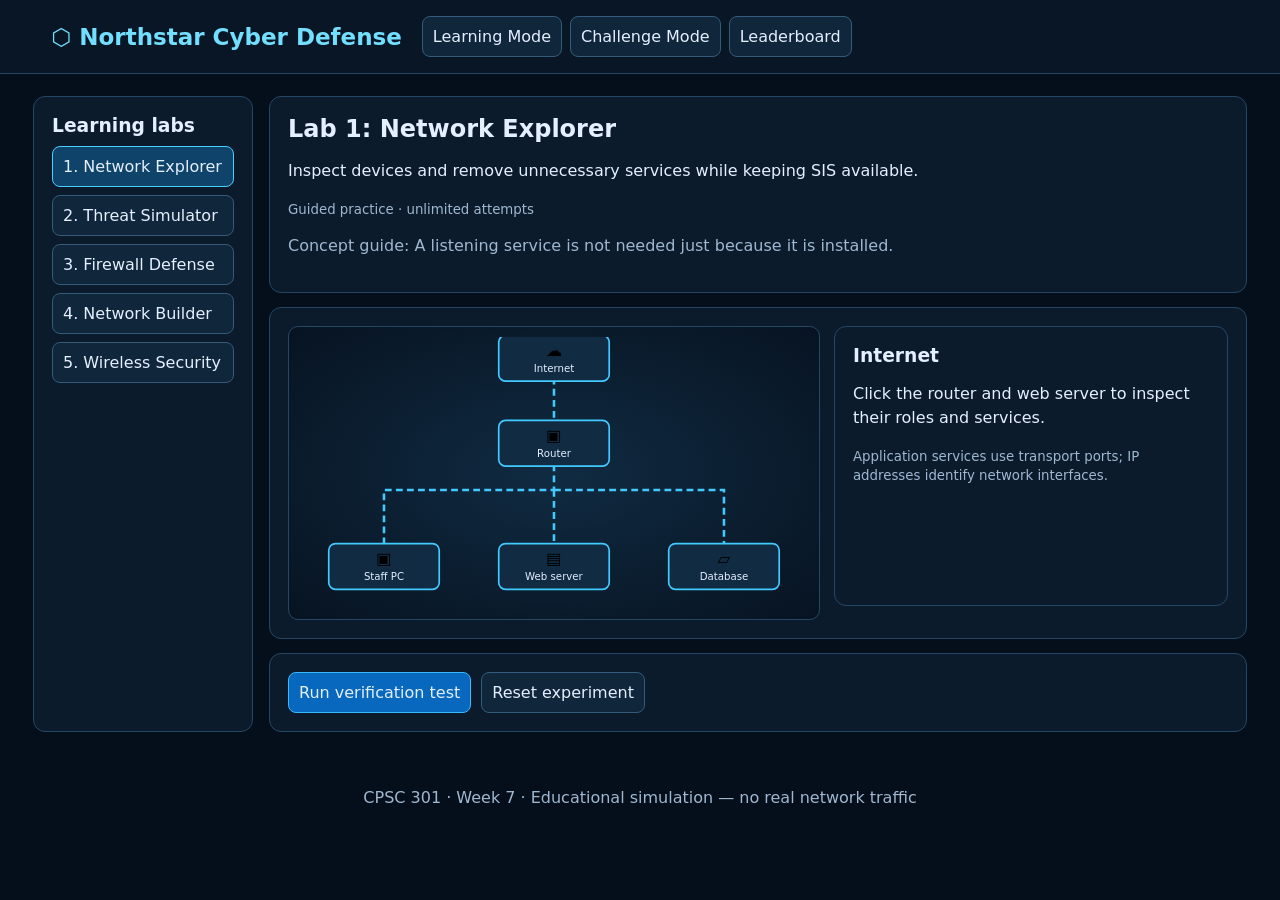
<file: v82/index.html>
<!doctype html><html lang="en"><meta charset="utf-8"><meta name="viewport" content="width=device-width,initial-scale=1"><title>Northstar Cyber Defense</title><style>
*{box-sizing:border-box}body{margin:0;background:#050e1b;color:#e4efff;font:16px system-ui;color-scheme:dark}header{position:sticky;top:0;z-index:2;background:#081625;border-bottom:1px solid #254866;padding:16px 4%;display:flex;gap:20px;align-items:center;flex-wrap:wrap}header strong{font-size:23px;color:#72dfff}nav{display:flex;gap:8px;flex-wrap:wrap}button,select,input{font:inherit;border:1px solid #345b7a;border-radius:8px;padding:10px;background:#10263b;color:#e4efff}button{cursor:pointer}button:hover,button.active{border-color:#49cfff;background:#10436a}button.primary{background:#0868bd;border-color:#39baff}button:disabled{opacity:.4;cursor:default}main{max-width:1250px;margin:22px auto;padding:0 18px}.layout{display:grid;grid-template-columns:220px 1fr;gap:16px}.panel{background:#0b1b2c;border:1px solid #254766;border-radius:12px;padding:18px;margin-bottom:14px}.side button{display:block;width:100%;text-align:left;margin:8px 0}.row{display:flex;gap:10px;align-items:center;flex-wrap:wrap}.split{display:grid;grid-template-columns:1.35fr 1fr;gap:14px}.muted,small{color:#9fb8d0}.good{color:#65efa2}.bad{color:#ff8490}.warn{color:#ffd078}h1,h2,h3{margin:0 0 10px}p{line-height:1.5}label{display:block;margin:12px 0}input[type=text]{width:100%}table{border-collapse:collapse;width:100%}td,th{padding:10px;text-align:left;border-bottom:1px solid #28445c}.scroll{overflow:auto}.map{background:radial-gradient(ellipse,#102b42,#071321);border:1px solid #254766;border-radius:10px;padding:10px;min-height:240px}svg{width:100%;height:auto;display:block}.node{cursor:pointer}.node:hover rect,.node:focus rect{stroke:#fff;stroke-width:3}.wire{stroke:#42c9ff;stroke-width:3;fill:none;stroke-dasharray:8 5;animation:flow 1.5s linear infinite}@keyframes flow{to{stroke-dashoffset:-26}}.zone{border:1px dashed #57b7f2;border-radius:9px;padding:12px;min-height:100px;background:#10263b}.zones{display:grid;grid-template-columns:1fr 1fr;gap:10px}.chip{margin:4px;padding:7px;font-size:14px}.selected{outline:2px solid #61ddff}.result{border-left:4px solid #49cfff;padding:12px;background:#10263b;margin:12px 0}.score{margin-left:auto;color:#65efa2;font-weight:bold}.bar{height:8px;background:#233b50;border-radius:8px;overflow:hidden}.bar i{display:block;height:100%;background:#42c9ff}footer{text-align:center;color:#9fb8d0;padding:20px}@media(max-width:800px){.layout,.split{grid-template-columns:1fr}.side{display:flex;flex-wrap:wrap;gap:5px}.side button{width:auto}header{position:static}}@media(prefers-reduced-motion:reduce){*{animation:none!important}}
</style><header><strong>⬡ Northstar Cyber Defense</strong><nav><button onclick="go('learn')">Learning Mode</button><button onclick="go('game')">Challenge Mode</button><button onclick="go('board')">Leaderboard</button></nav><span class="score" id="topscore"></span></header><main id="app"></main><footer>CPSC 301 · Week 7 · Educational simulation — no real network traffic</footer><script>
const $=x=>document.getElementById(x),app=$('app'),esc=x=>String(x).replace(/[&<>"']/g,c=>({'&':'&amp;','<':'&lt;','>':'&gt;','"':'&quot;',"'":'&#39;'}[c]));
const titles=['Network Explorer','Threat Simulator','Firewall Defense','Network Builder','Wireless Security','Incident Response'],max=[150,150,200,200,150,150],brief=['Inspect devices and remove unnecessary services while keeping SIS available.','Investigate four incidents and apply controls that address the observed risks.','Permit required university communication and block unnecessary access.','Place devices in security zones, restrict communication and contain a simulated infection.','Inspect campus access points and harden wireless infrastructure.','Collect evidence, identify a suspicious device and contain it without disrupting SIS.'],hints=['A listening service is not needed just because it is installed.','Encryption protects data in transit, not service capacity.','Default deny permits only explicitly required paths.','Zone placement alone is not enough; restrict traffic between zones.','Verify network identity and use supported encryption.','Repeated denied attempts warrant investigation but do not prove compromise.'];
const devices=['Guest laptop','Student laptop','Faculty PC','HR workstation','SIS server','Database'],zones=['Guest / Student','Staff / Faculty','Application','Database'];
const flows=[['Internet','SIS','HTTPS 443',true],['Guest','Database','TCP 3306',false],['SIS','Database','TCP 3306',true],['Internet','Linux','SSH 22',false],['IT','Linux','SSH 22',true],['Guest','HRIS','HTTPS 443',false],['Staff','HRIS','HTTPS 443',true],['Student','SIS','HTTPS 443',true],['Student','Database','TCP 3306',false],['Guest','Internet','HTTPS 443',true]];
const incidents=[['Readable login data on HTTP','Eavesdropping','Confidentiality','HTTPS / TLS'],['Many distributed devices overwhelm SIS','DDoS','Availability','Traffic mitigation'],['Fake campus Wi-Fi imitates official network','Spoofing','Confidentiality','Verify network identity'],['Malware moves from laptop to reachable server','Lateral movement','Integrity','Segmentation']];
const logs=[['09:00','Student laptop','SIS','Allowed'],['09:01','Guest laptop','Database','Blocked'],['09:02','Guest laptop','HRIS','Blocked'],['09:03','Guest laptop','External host','Repeated unusual traffic'],['09:04','SIS server','Database','Allowed'],['09:05','Faculty PC','HRIS','Allowed']];
const defaults=[()=>({ports:[true,true,true,true],seen:[]}),()=>({seen:[],kind:['','','',''],cia:['','','',''],control:['','','','']}),()=>({allow:flows.map(()=>true)}),()=>({place:Array(6).fill(-1),restrict:false,dependency:true,isolate:false}),()=>({seen:[],rogue:false,protocol:'WEP',strong:false,admin:false,guest:false,remote:true,patch:false}),()=>({evidence:[],device:'',contained:false})];
function load(k,d){try{return JSON.parse(localStorage.getItem(k))??d}catch{return d}}function save(k,v){try{localStorage.setItem(k,JSON.stringify(v))}catch{alert('Local storage unavailable; export results before closing.')}}let game=load('northstar-v2-game',null),board=load('northstar-v2-board',[]),page='learn',lab=0,practice=defaults[0](),selected=0,report=null,drag=-1;
function idx(){return page==='learn'?lab:game.results.length}function state(){return page==='learn'?practice:game.draft}function persist(){if(page==='game')save('northstar-v2-game',game)}function change(k,v,j){let s=state();if(j===undefined)s[k]=v;else s[k][j]=v;report=null;persist();render()}function mark(k,j){let a=state()[k];change(k,a.includes(j)?a.filter(x=>x!==j):[...a,j])}function inspect(k,j){selected=j;let a=state()[k];if(!a.includes(j))a.push(j);persist();render()}function go(p){page=p;report=null;selected=0;render()}function total(g){return g.results.reduce((a,r)=>a+r.score,0)}function elapsed(){return Math.max(0,Math.floor(((game.end||Date.now())-game.start)/1000))}function time(s){return Math.floor(s/60)+'m '+s%60+'s'}
function evaluate(i,s){let a=[];const add=(label,ok,points)=>a.push({label,ok:!!ok,points});if(i===0){add('Web server inspected',s.seen.includes(2),30);add('Router inspected',s.seen.includes(1),20);s.ports.slice(1).forEach((v,j)=>add(['HTTP disabled','FTP disabled','SSH disabled'][j],!v,20));add('HTTPS remains available',s.ports[0],40)}if(i===1){incidents.forEach((r,j)=>{add('Incident '+(j+1)+' evidence reviewed',s.seen.includes(j),10);add('Threat '+(j+1)+' identified',s.kind[j]===r[1],10);add('CIA objective '+(j+1),s.cia[j]===r[2],5);add('Control '+(j+1),s.control[j]===r[3],12.5)})}if(i===2)flows.forEach((f,j)=>add(f[0]+' → '+f[1]+' '+f[2],s.allow[j]===f[3],20));if(i===3){s.place.forEach((v,j)=>add(devices[j]+' zone',v===[0,0,1,1,2,3][j],10));add('Cross-zone restrictions',s.restrict,60);add('Compromised device isolated',s.isolate,50);add('SIS database dependency maintained',s.dependency,30)}if(i===4){add('Access points inspected and rogue reported',s.seen.length===4&&s.rogue,30);add('Supported encryption',['WPA3','WPA2-AES'].includes(s.protocol),30);add('Strong credentials',s.strong,20);add('Administrator credentials changed',s.admin,15);add('Remote administration disabled',!s.remote,10);add('Firmware updated',s.patch,15);add('Guest network isolated',s.guest,30)}if(i===5){add('Suspicious evidence selected',JSON.stringify([...s.evidence].sort())==='[1,2,3]',30);add('Evidence timeline complete',[1,2,3].every(x=>s.evidence.includes(x)),30);add('Correct device identified',s.device==='Guest laptop',30);add('Suspicious device contained',s.contained&&s.device==='Guest laptop',40);add('SIS remains available',!s.contained||s.device!=='SIS server',20)}return a}
function score(i,s,h){return Math.max(0,evaluate(i,s).reduce((n,x)=>n+(x.ok?x.points:0),0)-(h?10:0))}function test(){report=evaluate(idx(),state());render()}function submit(){let i=idx();if(!report)return alert('Run the verification test first.');if(!confirm('Submit final configuration? This score is locked.'))return;game.results.push({state:structuredClone(state()),hint:!!game.hints[i],score:score(i,state(),game.hints[i])});game.draft=i<5?defaults[i+1]():null;if(i===5)game.end=Date.now();report=null;selected=0;persist();render()}
function btn(t,fn,cls=''){return `<button class="${cls}" onclick="${fn}">${t}</button>`}function toggle(t,k,v,j){return `<label><input type="checkbox" ${v?'checked':''} onchange="change('${k}',this.checked${j===undefined?'':','+j})"> ${t}</label>`}function select(k,opts,v,j){return `<select aria-label="${k}" onchange="change('${k}',this.value${j===undefined?'':','+j})">${['',...opts].map(x=>`<option value="${esc(x)}" ${x===v?'selected':''}>${esc(x||'Choose…')}</option>`).join('')}</select>`}
function node(x,y,t,icon,fn,color='#42c9ff'){return `<g class="node" tabindex="0" role="button" aria-label="${esc(t)}" onclick="${fn}" onkeydown="if(event.key==='Enter'||event.key===' '){event.preventDefault();${fn}}"><rect x="${x-65}" y="${y-27}" width="130" height="54" rx="8" fill="#102b42" stroke="${color}" stroke-width="2"/><text x="${x}" y="${y-3}" text-anchor="middle" font-size="19">${icon}</text><text x="${x}" y="${y+16}" text-anchor="middle" fill="#e4efff" font-size="12">${esc(t)}</text></g>`}function wire(d,c='#42c9ff'){return `<path class="wire" d="${d}" style="stroke:${c}"/>`}function map(body){return `<div class="map"><svg viewBox="0 0 600 320" aria-label="Simulated network diagram">${body}</svg></div>`}
function task(i){let s=state();if(i===0){let names=['Internet','Router','Web server','Database','Staff PC'];let diagram=map(wire('M300 48V100 M300 150V180H100V245 M300 180V245 M300 180H500V245')+node(300,25,names[0],'☁','inspect(\'seen\',0)')+node(300,125,names[1],'▣','inspect(\'seen\',1)')+node(100,270,names[4],'▣','inspect(\'seen\',4)')+node(300,270,names[2],'▤','inspect(\'seen\',2)',selected===2?'#65efa2':'#42c9ff')+node(500,270,names[3],'▱','inspect(\'seen\',3)'));return `<div class="split">${diagram}<div class="panel"><h3>${names[selected]||names[0]}</h3>${selected===2?'<p>IP: 192.168.10.20. Business requirement: HTTPS only; administration is local in this exercise.</p>'+['HTTPS 443','HTTP 80','FTP 21','SSH 22'].map((t,j)=>toggle(t,'ports',s.ports[j],j)).join(''):selected===1?'<p>Router connects the campus LAN to the internet (network layer).</p>':'<p>Click the router and web server to inspect their roles and services.</p>'}<small>Application services use transport ports; IP addresses identify network interfaces.</small></div></div>`}if(i===1){let r=incidents[selected]||incidents[0],j=selected;return `<div class="row">${incidents.map((_,k)=>btn('Incident '+(k+1),`inspect('seen',${k})`,k===j?'active':'')).join('')}</div><div class="split">${map(wire('M125 110H475',s.control[j]===r[3]?'#65efa2':'#ff8490')+node(90,110,'Client','▣','void(0)')+node(510,110,'SIS server','▤','void(0)')+node(300,220,'Observed activity','⚠','inspect(\'seen\','+j+')','#ffd078')+wire('M300 110V193','#ffd078'))}<div class="panel"><h3>Evidence ${j+1}</h3><p>${r[0]}</p>${btn('Collect evidence',`inspect('seen',${j})`)}<label>Threat ${select('kind',incidents.map(x=>x[1]),s.kind[j],j)}</label><label>Primary CIA impact ${select('cia',['Confidentiality','Integrity','Availability'],s.cia[j],j)}</label><label>Apply control ${select('control',incidents.map(x=>x[3]),s.control[j],j)}</label></div></div>`}if(i===2)return `<div class="split">${map(wire('M130 90H300V160H470',s.allow[0]?'#65efa2':'#ff8490')+wire('M130 240H300V160H470',s.allow[1]?'#ff8490':'#64748b')+node(75,90,'Internet','☁','void(0)')+node(75,240,'Guest','▣','void(0)')+node(300,160,'Firewall','▦','void(0)','#ffd078')+node(525,90,'SIS','▤','void(0)')+node(525,240,'Database','▱','void(0)'))}<div class="panel"><h3>Business policy</h3><p>Internet and students need SIS HTTPS; guests need internet only; staff need HRIS; SIS needs its database; IT alone needs SSH. Deny other traffic.</p></div></div><div class="scroll"><table><tr><th>Source</th><th>Destination</th><th>Service</th><th>Allow traffic</th></tr>${flows.map((f,j)=>`<tr><td>${f[0]}</td><td>${f[1]}</td><td>${f[2]}</td><td>${toggle(s.allow[j]?'Allow':'Block','allow',s.allow[j],j)}</td></tr>`).join('')}</table></div><small>Unlisted traffic is denied by default in this simulation.</small>`;if(i===3)return `<p>Drag a device into a zone, or select it and click a zone. Restrict cross-zone traffic and isolate the infected guest laptop.</p><div class="split"><div class="panel"><h3>Devices</h3>${devices.map((d,j)=>`<button draggable="true" ondragstart="drag=${j};event.dataTransfer.setData('text/plain','${j}')" onclick="selected=${j};render()" class="chip ${selected===j?'selected':''}">${j===0?'⚠':'▣'} ${d}</button>`).join('')}</div><div class="zones">${zones.map((z,k)=>`<div class="zone" ondragover="event.preventDefault()" ondrop="event.preventDefault();place(${k},Number(event.dataTransfer.getData('text/plain')))"><button onclick="place(${k},selected)">${z}</button><div>${devices.filter((_,j)=>s.place[j]===k).map(d=>`<span class="chip">${d}</span>`).join('')}</div></div>`).join('')}</div></div>${toggle('Restrict unnecessary communication between zones','restrict',s.restrict)}${toggle('Allow SIS to reach its database','dependency',s.dependency)}${toggle('Isolate compromised guest laptop','isolate',s.isolate)}<p class="${s.isolate?'good':'warn'}">Simulated reachable vulnerable devices: ${s.isolate?1:s.restrict&&s.place[0]>=0?s.place.filter(v=>v===s.place[0]).length:6} / 6 (assumes reachable devices are vulnerable).</p>`;if(i===4){let names=['Library AP-01','Admin AP-02','Student AP-03','Free Campus Wi-Fi'];return `<div class="split"><div class="map"><div class="zones">${names.map((n,j)=>`<div class="zone"><button onclick="inspect('seen',${j})">◉ ${n}</button><p class="${j===3?'warn':'muted'}">${['WEP','WPA3','WPA2','Open'][j]}</p></div>`).join('')}</div><p>Authorized inventory: AP-01, AP-02, AP-03.</p><p>Selected: ${names[selected]}</p>${toggle('Report unauthorized Free Campus Wi-Fi to IT','rogue',s.rogue)}</div><div class="panel"><h3>Library router settings</h3><label>Security protocol ${select('protocol',['Open','WEP','WPA2-AES','WPA3'],s.protocol)}</label>${toggle('Strong wireless credentials','strong',s.strong)}${toggle('Change default administrator credentials','admin',s.admin)}${toggle('Isolate guest network','guest',s.guest)}${toggle('Enable unnecessary remote administration','remote',s.remote)}${toggle('Install firmware update','patch',s.patch)}</div></div>`}return `<div class="split">${map(wire('M300 60V125H100V230 M300 125V230 M300 125H500V230')+node(300,35,'Firewall','▦','void(0)')+node(100,255,'Guest laptop','▣',"change('device','Guest laptop')",s.device==='Guest laptop'?'#ffd078':'#42c9ff')+node(300,255,'Faculty PC','▣',"change('device','Faculty PC')")+node(500,255,'SIS server','▤',"change('device','SIS server')"))}<div class="panel"><h3>Incident response</h3><p>Investigate repeated internal access attempts and unusual outbound traffic. Select evidence below in chronological order.</p><label>Device to investigate ${select('device',['Guest laptop','Student laptop','Faculty PC','SIS server'],s.device)}</label>${toggle('Isolate selected device','contained',s.contained)}<p class="${s.contained&&s.device==='SIS server'?'bad':'good'}">SIS: ${s.contained&&s.device==='SIS server'?'Offline':'Online'}</p></div></div><div class="scroll"><table><tr><th>Evidence</th><th>Time</th><th>Source</th><th>Destination</th><th>Event</th></tr>${logs.map((r,j)=>`<tr><td><input aria-label="Select event ${j+1}" type="checkbox" ${s.evidence.includes(j)?'checked':''} onchange="mark('evidence',${j})"></td>${r.map(x=>`<td>${x}</td>`).join('')}</tr>`).join('')}</table></div><small>Blocked attempts alone do not prove compromise; investigate correlated evidence.</small>`}
function place(k,j){if(Number.isInteger(j)&&j>=0&&j<6)change('place',k,j)}
function render(){ $('topscore').textContent=game?`${game.team} · ${total(game)} / 1,000 pts`:'';if(page==='board')return renderBoard();if(page==='game'&&!game){app.innerHTML=`<div class="panel"><h1>Register your defense team</h1><p>Work together on one shared browser. Six missions, one scored submission each. Test and revise freely; hints cost 10 points.</p><label>Team name<input id="team" type="text" maxlength="80"></label><label>Members<input id="members" type="text" maxlength="300"></label>${btn('Start challenge','start()','primary')}</div>`;return}if(page==='game'&&game.results.length===6){app.innerHTML=`<div class="panel"><h1>Challenge complete</h1><h2 class="good">${total(game)} / 1,000</h2><p>${esc(game.team)} · ${time(elapsed())}</p>${game.results.map((r,i)=>`<p>${titles[i]}: ${r.score} / ${max[i]}</p>`).join('')}${btn('Export team result','exportTeam()','primary')} ${btn('Start new team','resetGame()')}</div>`;return}let i=idx();app.innerHTML=`<div class="layout"><aside class="panel side"><h3>${page==='learn'?'Learning labs':'Challenge progress'}</h3>${titles.slice(0,page==='learn'?5:6).map((t,j)=>`<button ${page==='game'?'disabled':''} class="${i===j?'active':''}" onclick="switchLab(${j})">${page==='game'&&j<i?'✓ ':''}${j+1}. ${t}</button>`).join('')}${page==='game'?`<p id="clock">${time(elapsed())}</p><div class="bar"><i style="width:${i/6*100}%"></i></div>${btn('Reset team','resetGame()')}`:''}</aside><section><div class="panel"><h2>${page==='learn'?'Lab':'Mission'} ${i+1}: ${titles[i]}</h2><p>${brief[i]}</p><small>${page==='learn'?'Guided practice · unlimited attempts':max[i]+' points · one final submission'}</small>${page==='learn'?`<p class="muted">Concept guide: ${hints[i]}</p>`:''}</div><div class="panel">${task(i)}</div><div class="panel row">${btn('Run verification test','test()','primary')}${page==='learn'?btn('Reset experiment','switchLab('+i+')'):btn('Hint (−10)','hint()')+`<button onclick="submit()" ${report?'':'disabled'}>Submit mission</button>`}</div>${page==='game'&&game.hints[i]?`<p class="warn">Hint: ${hints[i]}</p>`:''}${report?`<div class="result"><h3>Verification: ${score(i,state(),page==='game'&&game.hints[i])} / ${max[i]}</h3>${report.map(r=>`<div class="${r.ok?'good':'warn'}">${r.ok?'✓':'○'} ${esc(r.label)} — ${r.ok?'Passed':'Review'}</div>`).join('')}</div>`:''}</section></div>`}
function switchLab(i){if(page!=='learn')return;lab=i;practice=defaults[i]();selected=0;report=null;render()}function hint(){game.hints[idx()]=true;persist();render()}function start(){let team=$('team').value.trim(),members=$('members').value.trim();if(!team||!members)return alert('Enter team name and members.');game={id:crypto.randomUUID?.()||String(Date.now()),team,members,start:Date.now(),end:null,results:[],hints:{},draft:defaults[0]()};selected=0;report=null;persist();render()}function resetGame(){if(confirm('Erase this team session? Export completed results first.')){game=null;save('northstar-v2-game',null);render()}}
function download(n,c,t){let u=URL.createObjectURL(new Blob([c],{type:t})),a=document.createElement('a');a.href=u;a.download=n;a.click();setTimeout(()=>URL.revokeObjectURL(u),1000)}function exportTeam(){download('northstar-'+game.team.replace(/[^\w-]/g,'_')+'.json',JSON.stringify({format:'northstar-week7-v2',id:game.id,team:game.team,members:game.members,seconds:elapsed(),results:game.results},null,2),'application/json')}
function validate(x){if(x?.format!=='northstar-week7-v2'||typeof x.id!=='string'||typeof x.team!=='string'||!x.team.trim()||x.team.length>80||typeof x.members!=='string'||x.members.length>300||!Number.isSafeInteger(x.seconds)||x.seconds<0||x.results?.length!==6)throw Error('Invalid V2 result');x.results=x.results.map((r,i)=>{let d=defaults[i]();if(typeof r.hint!=='boolean'||!r.state)throw Error('Invalid mission');for(let k in d){let v=r.state[k];if(Array.isArray(d[k])){if(!Array.isArray(v)||v.length>10|| (d[k].length&&v.length!==d[k].length)||v.some(a=>typeof a!==(d[k].length?typeof d[k][0]:'number')))throw Error('Invalid configuration')}else if(typeof v!==typeof d[k])throw Error('Invalid configuration')}return {state:r.state,hint:r.hint,score:score(i,r.state,r.hint)}});return x}function ranked(){return [...board].sort((a,b)=>total(b)-total(a)||a.seconds-b.seconds||a.team.localeCompare(b.team))}function renderBoard(){app.innerHTML=`<div class="panel"><h1>Instructor Leaderboard</h1><p>Import team JSON files collected through Teams or Brightspace. Results stay in this browser.</p><input type="file" id="files" multiple accept=".json"> ${btn('Import results','importFiles()','primary')} ${btn('Export CSV','csvExport()')} ${btn('Clear','clearBoard()')}<p id="status"></p></div><div class="panel scroll"><table><tr><th>Rank</th><th>Team</th><th>Members</th>${max.map((m,i)=>`<th>M${i+1}/${m}</th>`).join('')}<th>Total</th><th>Time</th><th></th></tr>${ranked().map((r,i)=>`<tr><td>${i+1}</td><td>${esc(r.team)}</td><td>${esc(r.members)}</td>${r.results.map(m=>`<td>${m.score}</td>`).join('')}<td class="good">${total(r)}</td><td>${time(r.seconds)}</td><td>${btn('Remove',`remove(${i})`)}</td></tr>`).join('')}</table></div>`}async function importFiles(){let msg=[];for(let f of $('files').files){try{if(f.size>100000)throw Error('File too large');let x=validate(JSON.parse(await f.text()));if(board.some(r=>r.id===x.id||r.team.toLowerCase()===x.team.toLowerCase()))throw Error('Duplicate team');board.push(x);msg.push(f.name+': imported')}catch(e){msg.push(f.name+': '+e.message)}}save('northstar-v2-board',board);renderBoard();$('status').textContent=msg.join(' | ')||'Choose files first.'}function remove(i){let id=ranked()[i].id;board=board.filter(x=>x.id!==id);save('northstar-v2-board',board);renderBoard()}function clearBoard(){if(confirm('Clear all results?')){board=[];save('northstar-v2-board',board);renderBoard()}}function csvExport(){let rows=[['Rank','Team','Members',...titles,'Total','Seconds'],...ranked().map((r,i)=>[i+1,r.team,r.members,...r.results.map(m=>m.score),total(r),r.seconds])];download('northstar-leaderboard.csv',rows.map(r=>r.map(v=>'"'+String(v).replace(/^\s*[=+@-]/,"'$&").replace(/"/g,'""')+'"').join(',')).join('\r\n'),'text/csv')}
setInterval(()=>{if($('clock')&&game)$('clock').textContent=time(elapsed())},1000);render();</script></html>
</file>
<file: styles.css>
:root{font-family:Inter,ui-sans-serif,system-ui,Segoe UI,Arial;color:#182d45;background:#f3f6fb}*{box-sizing:border-box}body{margin:0}button,input,select{font:inherit}button{background:#1765a7;border:0;border-radius:8px;padding:9px 13px;color:white;cursor:pointer}button:hover{filter:brightness(.92)}button.alt{background:#e9f0f8;color:#234565}button.warn{background:#a83e43}button:disabled{opacity:.5;cursor:not-allowed}input,select{border:1px solid #c8d6e6;border-radius:7px;padding:9px;background:white;max-width:100%}.shell{display:flex;min-height:100vh}.sidebar{width:252px;flex-shrink:0;background:#11283f;color:#d4e4f4;padding:18px 12px}.logo{font-size:19px;font-weight:800;padding:8px 12px 24px;color:white}.logo small{font-size:11px;color:#9eb8d0;display:block;font-weight:400;margin-top:4px}.group{padding:18px 12px 7px;font-size:10px;color:#8eacc9;letter-spacing:1.4px}.nav{display:block;text-align:left;width:100%;margin:2px 0;background:transparent;color:#c5d7e7}.nav.active,.nav:hover{background:#24547e;color:white}.main{padding:27px;flex:1;min-width:0;max-width:1500px}.top{display:flex;justify-content:space-between;align-items:center;gap:15px;flex-wrap:wrap}.top h1{margin:5px 0 4px;font-size:27px}.eyebrow{font-size:11px;color:#2171b0;font-weight:750;letter-spacing:1.2px}.muted{color:#687b8f}.small{font-size:12px}.cards{display:grid;grid-template-columns:repeat(auto-fit,minmax(155px,1fr));gap:12px;margin:18px 0}.card,.panel{border:1px solid #e0e8f1;border-radius:12px;background:white;padding:17px;box-shadow:0 2px 8px #172b4207}.card strong{display:block;font-size:28px}.panel{margin:15px 0}.panel h3{margin:0 0 13px}.grid{display:grid;grid-template-columns:repeat(auto-fit,minmax(290px,1fr));gap:13px}.split{display:grid;grid-template-columns:1fr 1fr;gap:13px}.tablewrap{overflow:auto}table{border-collapse:collapse;width:100%;font-size:13px}th,td{padding:11px;text-align:left;border-bottom:1px solid #e8edf3;vertical-align:top}th{background:#f5f8fc;color:#53687d}.tag{display:inline-block;border-radius:5px;background:#e8f1fc;color:#2c5d8e;padding:4px 7px;font-size:11px}.tag.bad{background:#ffece8;color:#aa3b35}.tag.good{background:#e3f6ed;color:#26764d}.tag.warn{background:#fff4da;color:#91630e}.actions{display:flex;gap:7px;flex-wrap:wrap}.line{border-bottom:1px solid #edf0f5;padding:10px 0}.notice{padding:12px 14px;background:#e7f2fd;border-radius:8px;margin:12px 0}.scenario{padding:14px;border-left:4px solid #1765a7;background:#f4f8fd;margin:12px 0}.switcher{display:flex;gap:8px;flex-wrap:wrap}.switcher button{background:#e8eff7;color:#274965}.switcher button.active{background:#1765a7;color:white}.footer{margin-top:35px;color:#718397;font-size:12px}ul{padding-left:20px}li{margin:5px 0}a{color:#1765a7}@media(max-width:850px){.shell{display:block}.sidebar{width:100%;padding:8px}.logo{padding:8px}.sidebar nav{display:flex;overflow:auto;gap:3px}.group{display:none}.nav{white-space:nowrap;width:auto}.main{padding:14px}.split{grid-template-columns:1fr}}
</file>
